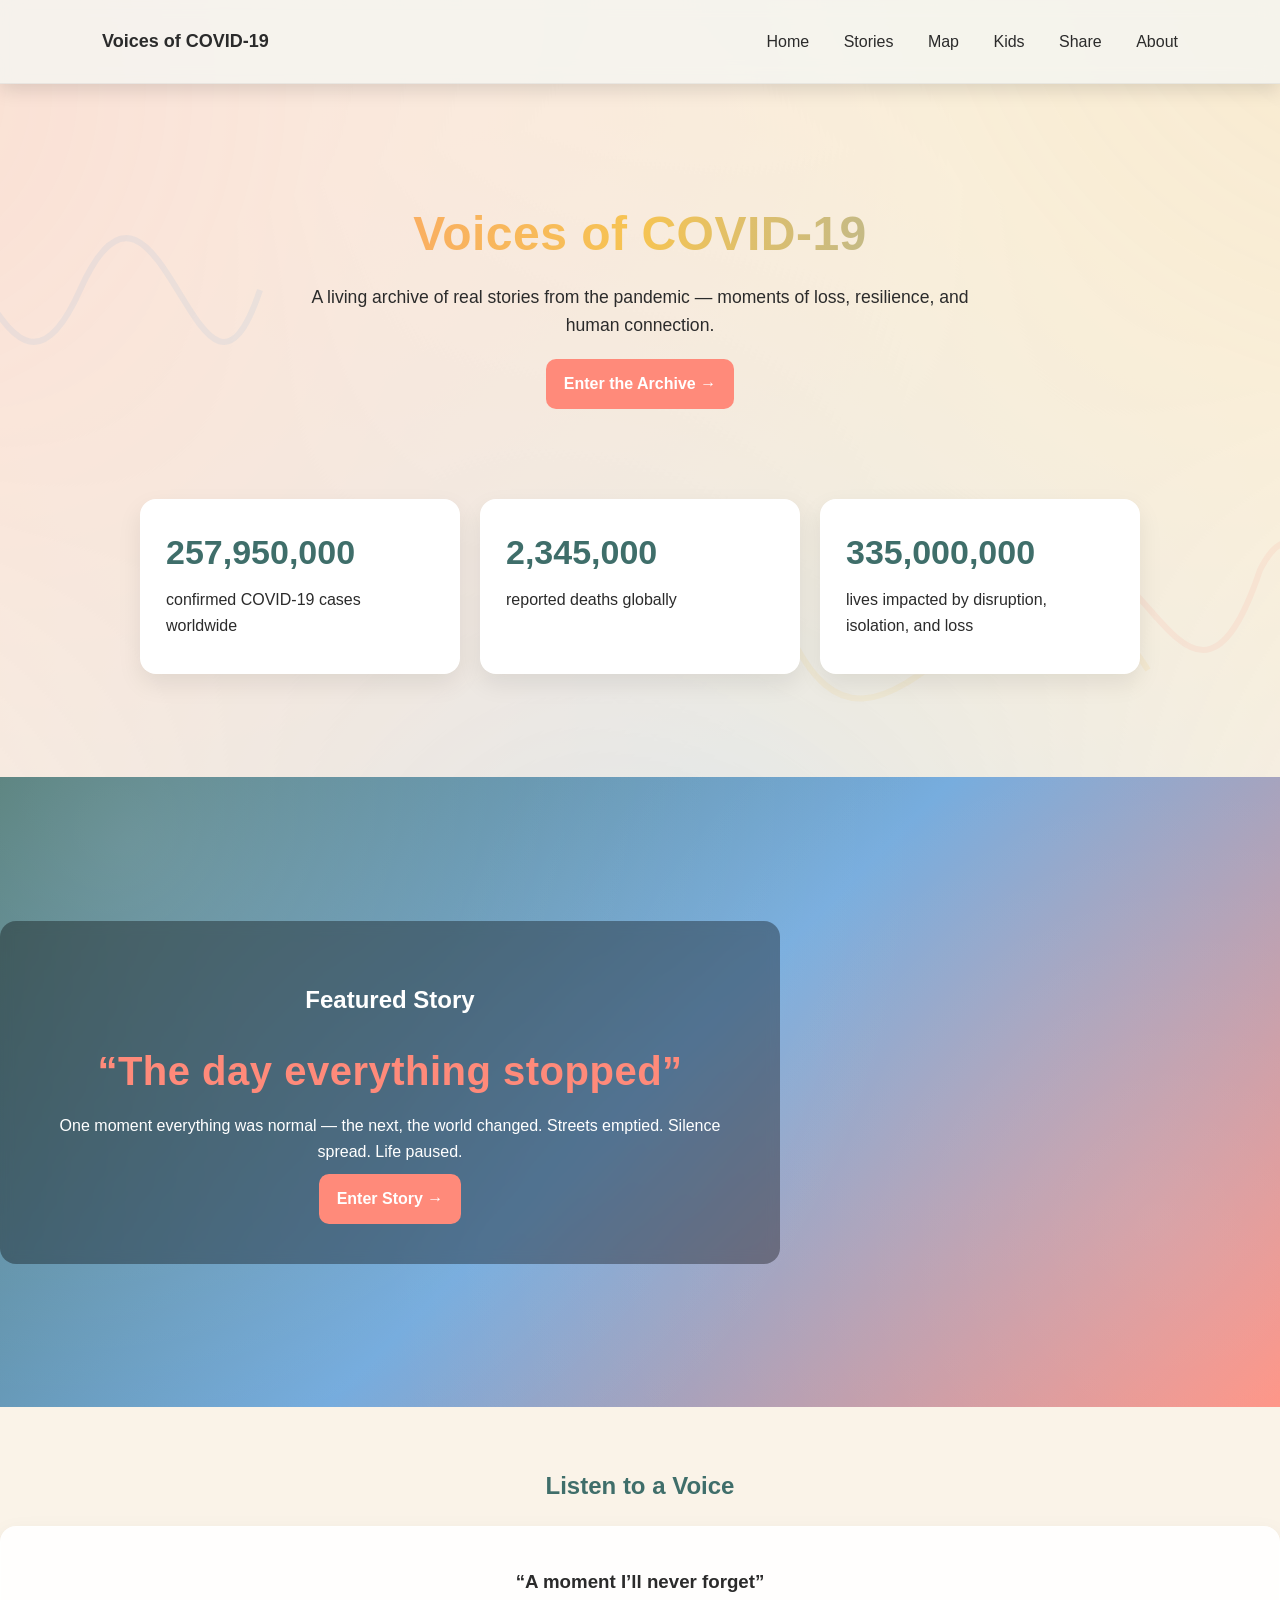
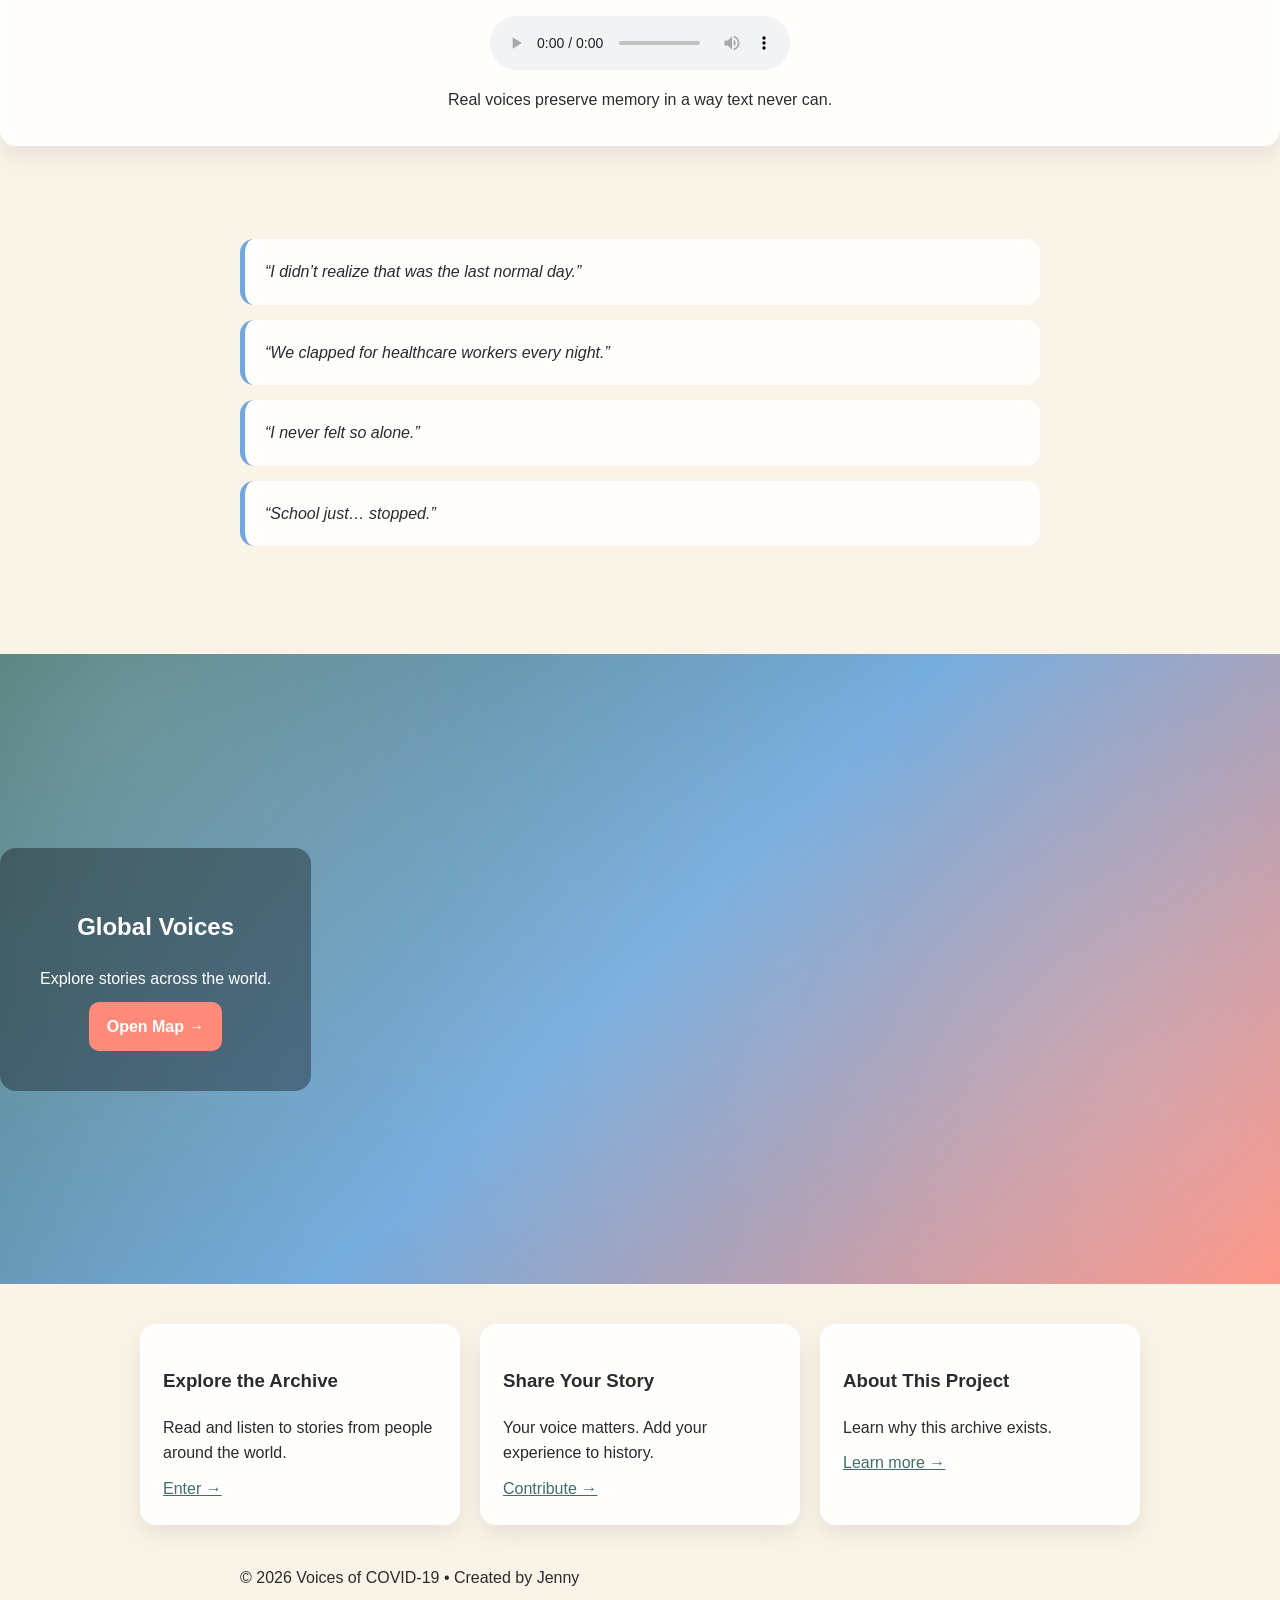
<file: index.html>
<!DOCTYPE html>
<html lang="en">
<head>
  <meta charset="UTF-8" />
  <title>Voices of COVID-19</title>
  <link rel="stylesheet" href="styles.css" />
</head>

<body class="fade-out">

<!-- SQUIGGLES -->
<svg class="squiggle one" viewBox="0 0 200 200">
  <path d="M10,100 C40,10 60,190 100,100 C140,10 160,190 190,100"
        stroke="#6FA8DC" stroke-width="3" fill="none"/>
</svg>

<svg class="squiggle two" viewBox="0 0 200 200">
  <path d="M10,120 C50,0 80,200 120,80 C150,20 170,180 190,90"
        stroke="#FF8A7A" stroke-width="3" fill="none"/>
</svg>

<svg class="squiggle three" viewBox="0 0 200 200">
  <path d="M10,90 C60,200 120,0 190,110"
        stroke="#F6C453" stroke-width="3" fill="none"/>
</svg>

<!-- NAV -->
<nav class="main-nav">
  <div class="nav-container">
    <div class="nav-logo">
      <a href="index.html">Voices of COVID-19</a>
    </div>

    <div class="nav-links">
      <a href="index.html">Home</a>
      <a href="stories.html">Stories</a>
      <a href="stories-map.html">Map</a>
      <a href="kids.html">Kids</a>
      <a href="share.html">Share</a>
      <a href="about.html">About</a>
    </div>
  </div>
</nav>

<!-- HERO -->
<header class="hero cinematic-hero">
  <div class="hero-overlay">
    <h1 class="typewriter">Voices of COVID-19</h1>
    <p>
      A living archive of real stories from the pandemic —
      moments of loss, resilience, and human connection.
    </p>
    <a href="stories.html" class="button">Enter the Archive →</a>
  </div>
</header>

<!-- STATS -->
<section class="stats">
  <div class="stat-card">
    <h2 class="count" data-target="770000000">0</h2>
    <p>confirmed COVID-19 cases worldwide</p>
  </div>

  <div class="stat-card">
    <h2 class="count" data-target="7000000">0</h2>
    <p>reported deaths globally</p>
  </div>

  <div class="stat-card">
    <h2 class="count" data-target="1000000000">0</h2>
    <p>lives impacted by disruption, isolation, and loss</p>
  </div>
</section>

<!-- FEATURED STORY -->
<section class="spotlight cinematic">
  <div class="spotlight-overlay">
    <h2>Featured Story</h2>
    <h1>“The day everything stopped”</h1>

    <p>
      One moment everything was normal —
      the next, the world changed.
      Streets emptied. Silence spread. Life paused.
    </p>

    <a href="stories/story1.html" class="button">Enter Story →</a>
  </div>
</section>

<!-- AUDIO EXPERIENCE -->
<section class="audio-feature">
  <h2>Listen to a Voice</h2>

  <div class="card">
    <h3>“A moment I’ll never forget”</h3>

    <audio id="mainAudio" controls>
      <div class="visualizer" id="visualizer">
  <span></span><span></span><span></span><span></span><span></span>
  <span></span><span></span><span></span><span></span><span></span>
</div>
      <source src="audio/story1.mp3" type="audio/mpeg">
    </audio>

    <!-- AUDIO PROGRESS BAR -->
    <div class="audio-bar">
      <div class="audio-progress"></div>
    </div>

    <p>Real voices preserve memory in a way text never can.</p>
  </div>
</section>

<!-- MEMORY WALL -->
<section class="memory-wall">
  <div class="memory">“I didn’t realize that was the last normal day.”</div>
  <div class="memory">“We clapped for healthcare workers every night.”</div>
  <div class="memory">“I never felt so alone.”</div>
  <div class="memory">“School just… stopped.”</div>
</section>

<!-- MAP PREVIEW -->
<section class="spotlight cinematic">
  <div class="spotlight-overlay">
    <h2>Global Voices</h2>
    <p>Explore stories across the world.</p>
    <a href="stories-map.html" class="button">Open Map →</a>
  </div>
</section>

<!-- NAVIGATION CARDS -->
<div class="grid">
  <div class="card">
    <h3>Explore the Archive</h3>
    <p>Read and listen to stories from people around the world.</p>
    <a href="stories.html">Enter →</a>
  </div>

  <div class="card">
    <h3>Share Your Story</h3>
    <p>Your voice matters. Add your experience to history.</p>
    <a href="share.html">Contribute →</a>
  </div>

  <div class="card">
    <h3>About This Project</h3>
    <p>Learn why this archive exists.</p>
    <a href="about.html">Learn more →</a>
  </div>
</div>

<!-- SCROLL PROGRESS BAR -->
<div id="scrollBar"></div>

<footer class="site-footer">
  <div class="footer-content">

    <p>© 2026 Voices of COVID-19 • Created by Jenny</p>

    <div class="footer-links">
      <a href="index.html">Home</a>
      <a href="stories.html">Stories</a>
      <a href="stories-map.html">Map</a>
      <a href="kids.html">Kids</a>
      <a href="share.html">Share</a>
      <a href="about.html">About</a>
    </div>

  </div>
</footer>
  
<!-- SCRIPTS -->
<script>
document.addEventListener("DOMContentLoaded", () => {
  document.body.classList.remove("fade-out");

  // PAGE TRANSITIONS
  document.querySelectorAll("a").forEach(link => {
    if (link.href && link.href.startsWith(window.location.origin)) {
      link.addEventListener("click", function (e) {
        e.preventDefault();
        document.body.classList.add("fade-out");
        setTimeout(() => window.location = this.href, 300);
      });
    }
  });

  // COUNT-UP
  document.querySelectorAll(".count").forEach(counter => {
    const target = +counter.dataset.target;
    let count = 0;

    const update = () => {
      count += target / 200;
      if (count < target) {
        counter.innerText = Math.floor(count).toLocaleString();
        requestAnimationFrame(update);
      } else {
        counter.innerText = target.toLocaleString();
      }
    };

    update();
  });

  // AUDIO PROGRESS BAR
  const audio = document.getElementById("mainAudio");
  const progress = document.querySelector(".audio-progress");

  if (audio) {
    audio.addEventListener("timeupdate", () => {
      const percent = (audio.currentTime / audio.duration) * 100;
      progress.style.width = percent + "%";
    });
  }

  // SCROLL PROGRESS BAR
  window.addEventListener("scroll", () => {
    const scrollTop = document.documentElement.scrollTop;
    const height = document.documentElement.scrollHeight - document.documentElement.clientHeight;
    const percent = (scrollTop / height) * 100;
    document.getElementById("scrollBar").style.width = percent + "%";
  });

});

  // PARALLAX EFFECT
window.addEventListener("scroll", () => {
  document.querySelectorAll(".parallax").forEach(el => {
    let speed = 0.3;
    el.style.transform = `translateY(${window.scrollY * speed}px)`;
  });
});

// REAL AUDIO VISUALIZER
const audioEl = document.getElementById("mainAudio");
const bars = document.querySelectorAll("#visualizer span");

if (audioEl) {
  const ctx = new AudioContext();
  const src = ctx.createMediaElementSource(audioEl);
  const analyser = ctx.createAnalyser();

  src.connect(analyser);
  analyser.connect(ctx.destination);

  analyser.fftSize = 32;
  const dataArray = new Uint8Array(analyser.frequencyBinCount);

  function animate() {
    analyser.getByteFrequencyData(dataArray);

    bars.forEach((bar, i) => {
      bar.style.height = (dataArray[i] / 3) + "px";
    });

    requestAnimationFrame(animate);
  }

  audioEl.addEventListener("play", () => {
    ctx.resume();
    animate();
  });
}
</script>

</body>
</html>
</file>
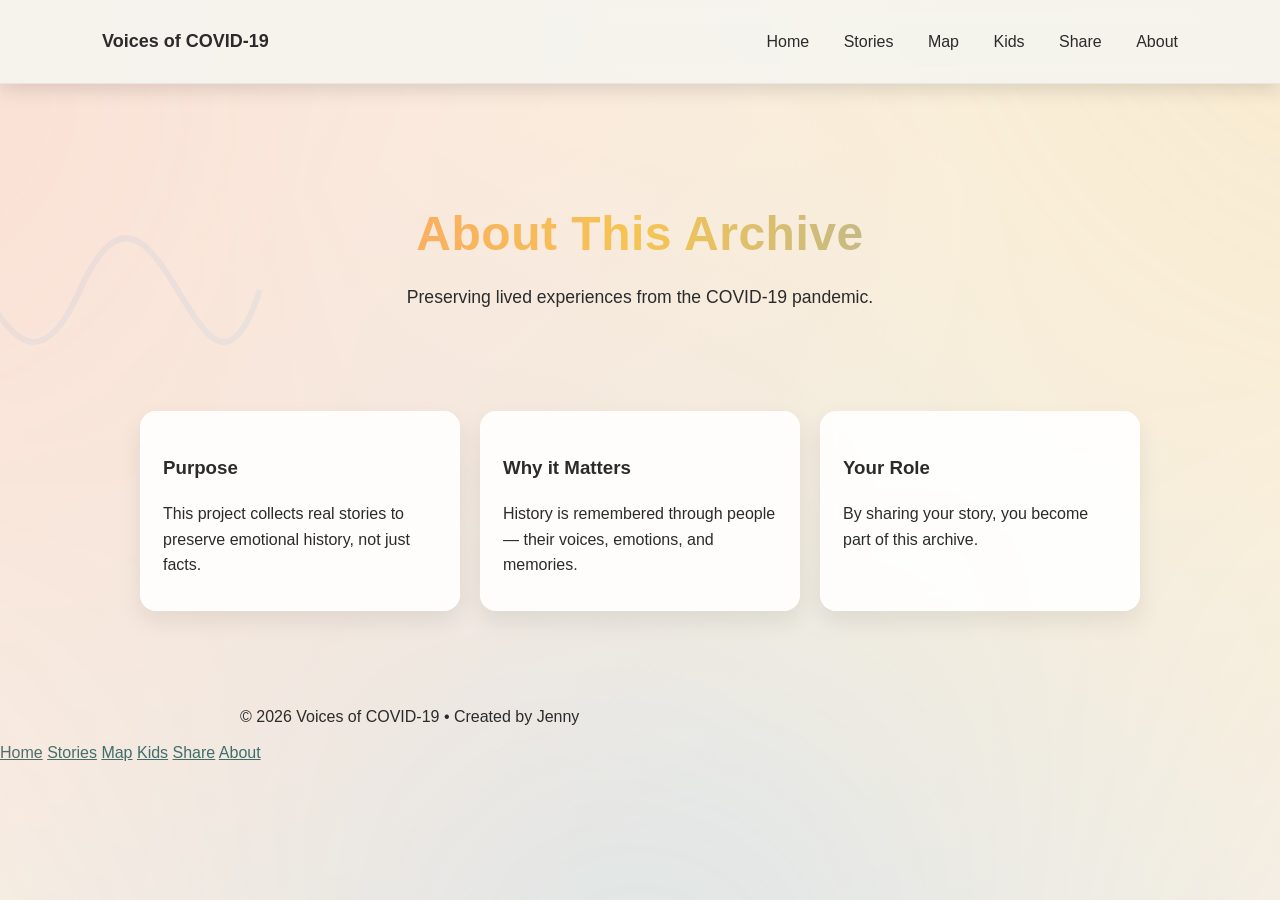
<file: about.html>
<!DOCTYPE html>
<html lang="en">
<head>
  <meta charset="UTF-8" />
  <title>About</title>
  <link rel="stylesheet" href="styles.css" />
</head>

<body class="fade-out">

<!-- SQUIGGLES -->
<svg class="squiggle one" viewBox="0 0 200 200">
  <path d="M10,100 C40,10 60,190 100,100 C140,10 160,190 190,100"
        stroke="#6FA8DC" stroke-width="3" fill="none"/>
</svg>

<nav class="main-nav">
  <div class="nav-container">

    <!-- LOGO / TITLE -->
    <div class="nav-logo">
      <a href="index.html">Voices of COVID-19</a>
    </div>

    <!-- LINKS -->
    <div class="nav-links">
      <a href="index.html">Home</a>
      <a href="stories.html">Stories</a>
      <a href="stories-map.html">Map</a>
      <a href="kids.html">Kids</a>
      <a href="share.html">Share</a>
      <a href="about.html">About</a>
    </div>

  </div>
</nav>

<header class="hero">
  <h1>About This Archive</h1>
  <p>Preserving lived experiences from the COVID-19 pandemic.</p>
</header>

<section class="grid">
  <div class="card">
    <h3>Purpose</h3>
    <p>This project collects real stories to preserve emotional history, not just facts.</p>
  </div>

  <div class="card">
    <h3>Why it Matters</h3>
    <p>History is remembered through people — their voices, emotions, and memories.</p>
  </div>

  <div class="card">
    <h3>Your Role</h3>
    <p>By sharing your story, you become part of this archive.</p>
  </div>
</section>

<footer class="site-footer">
  <div class="footer-content">

    <p>© 2026 Voices of COVID-19 • Created by Jenny</p>

    <div class="footer-links">
      <a href="index.html">Home</a>
      <a href="stories.html">Stories</a>
      <a href="stories-map.html">Map</a>
      <a href="kids.html">Kids</a>
      <a href="share.html">Share</a>
      <a href="about.html">About</a>
    </div>

  </div>
</footer>
  
<script>
document.addEventListener("DOMContentLoaded", () => {
  document.body.classList.remove("fade-out");
});
</script>

</body>
</html>
</file>
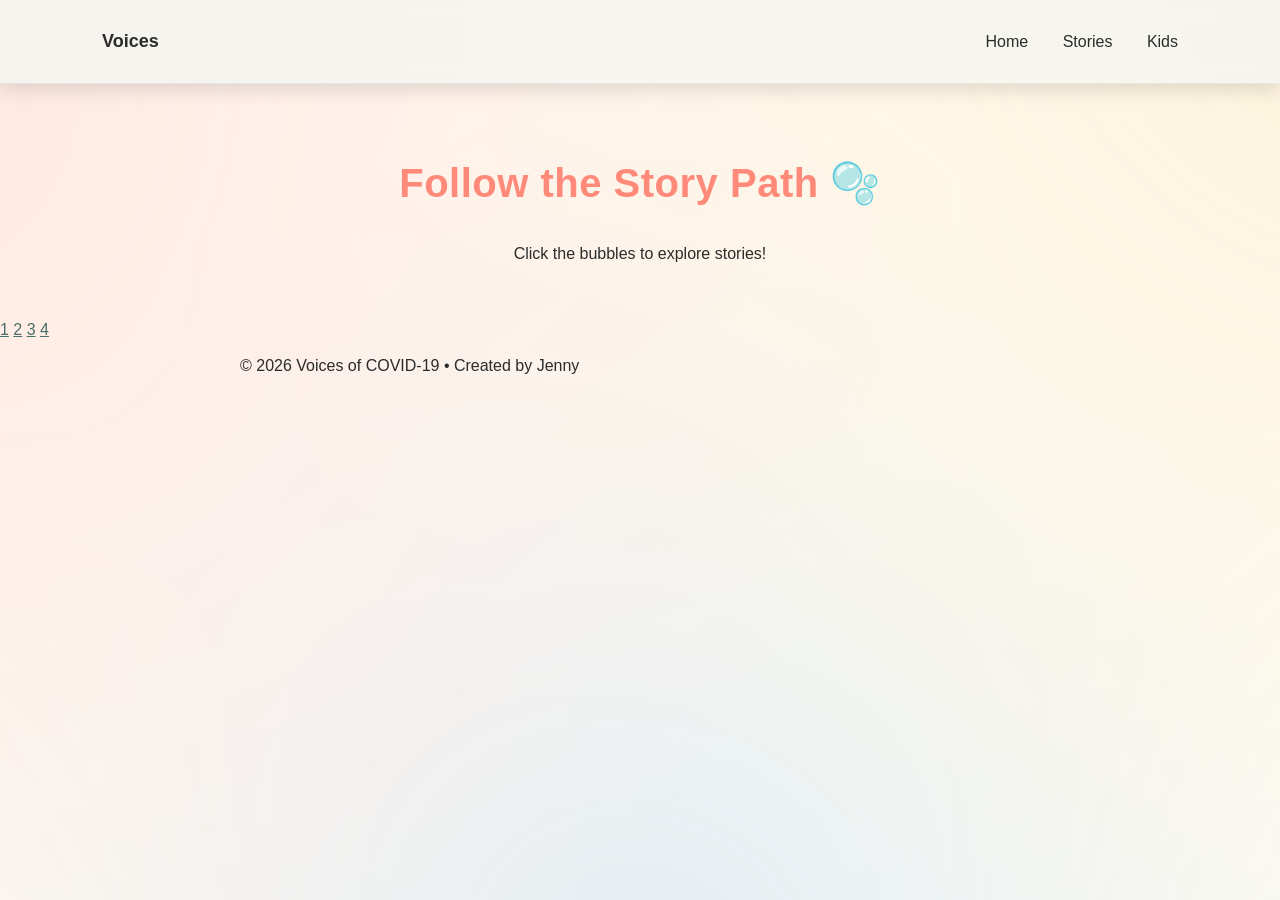
<file: kids.html>
<!DOCTYPE html>
<html lang="en">
<head>
<meta charset="UTF-8">
<title>Kids Zone</title>
<link rel="stylesheet" href="styles.css">
</head>

<body class="kids fade-out">

<nav class="main-nav">
  <div class="nav-container">
    <div class="nav-logo"><a href="index.html">Voices</a></div>
    <div class="nav-links">
      <a href="index.html">Home</a>
      <a href="stories.html">Stories</a>
      <a href="kids.html">Kids</a>
    </div>
  </div>
</nav>

<header class="kids-hero">
  <h1>Follow the Story Path 🫧</h1>
  <p>Click the bubbles to explore stories!</p>
</header>

<!-- BUBBLE PATH -->
<div class="bubble-path">

  <a href="stories/story1.html" class="bubble">1</a>
  <a href="stories/story2.html" class="bubble">2</a>
  <a href="stories/story3.html" class="bubble">3</a>
  <a href="stories/story4.html" class="bubble">4</a>

</div>

<footer class="site-footer">
  <p>© 2026 Voices of COVID-19 • Created by Jenny</p>
</footer>

<script>
document.body.classList.remove("fade-out");

// FUN FLOATING BUBBLES
document.querySelectorAll(".bubble").forEach(b => {
  b.addEventListener("mouseover", () => {
    b.style.transform = "scale(1.2)";
  });
  b.addEventListener("mouseout", () => {
    b.style.transform = "scale(1)";
  });
});
</script>

</body>
</html>
</file>
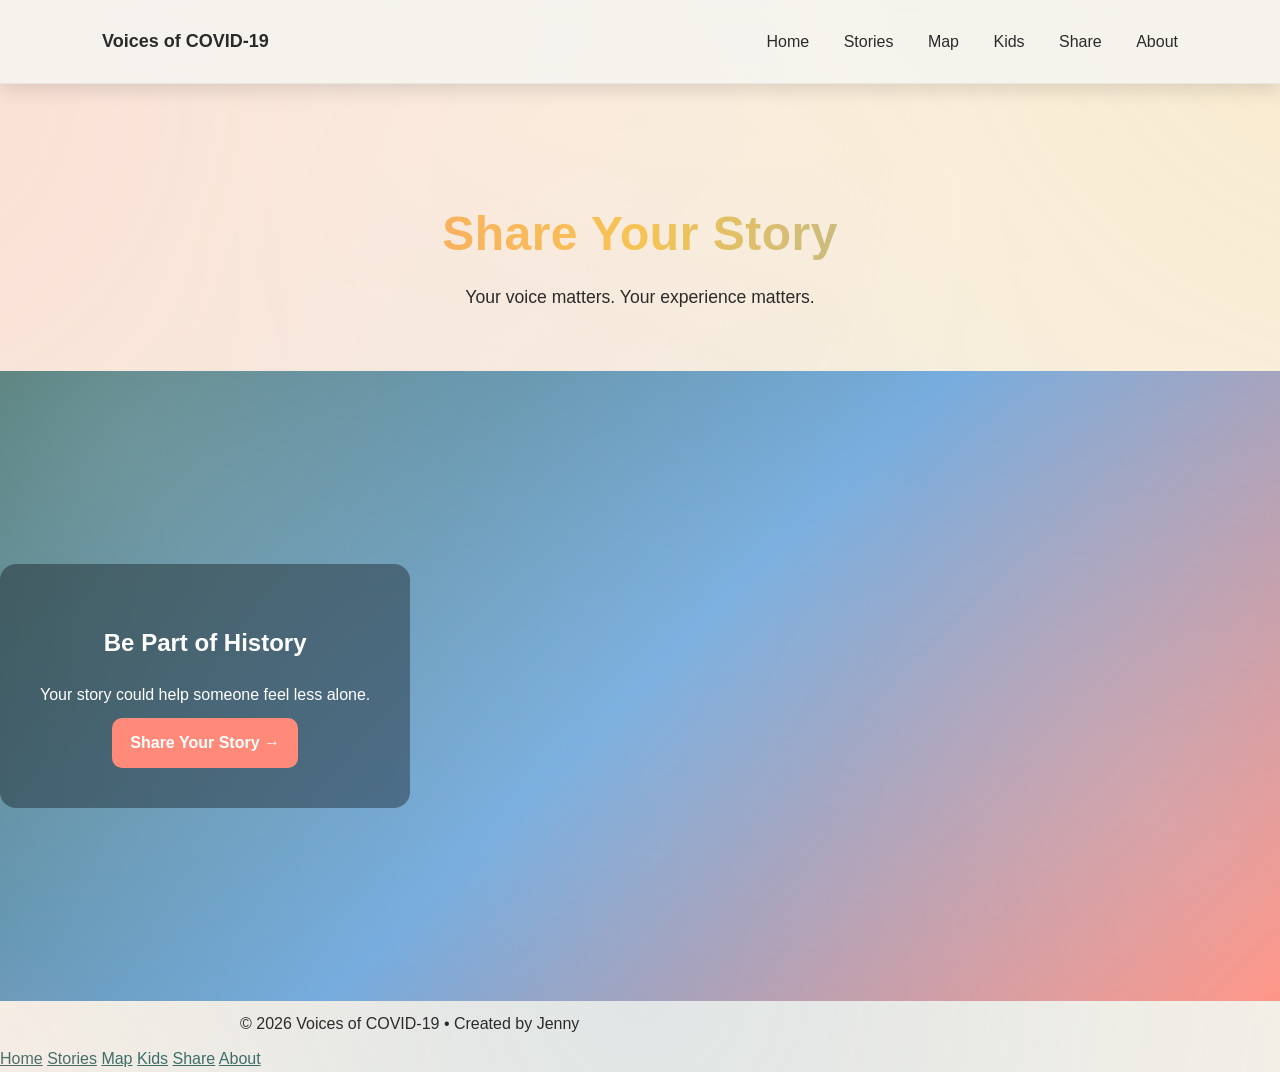
<file: share.html>
<!DOCTYPE html>
<html lang="en">
<head>
  <meta charset="UTF-8" />
  <title>Share</title>
  <link rel="stylesheet" href="styles.css" />
</head>

<body class="fade-out">

<nav class="main-nav">
  <div class="nav-container">

    <!-- LOGO / TITLE -->
    <div class="nav-logo">
      <a href="index.html">Voices of COVID-19</a>
    </div>

    <!-- LINKS -->
    <div class="nav-links">
      <a href="index.html">Home</a>
      <a href="stories.html">Stories</a>
      <a href="stories-map.html">Map</a>
      <a href="kids.html">Kids</a>
      <a href="share.html">Share</a>
      <a href="about.html">About</a>
    </div>

  </div>
</nav>

<header class="hero">
  <h1>Share Your Story</h1>
  <p>Your voice matters. Your experience matters.</p>
</header>

<section class="spotlight cinematic">
  <div class="spotlight-overlay">
    <h2>Be Part of History</h2>
    <p>Your story could help someone feel less alone.</p>

    <a href="https://docs.google.com/forms/d/e/1FAIpQLSccgr6QRy6oaJlRwSAB8m8lrppjIhurqOFvxvS8D94VXD8SJQ/viewform"
       class="button" target="_blank">
      Share Your Story →
    </a>
  </div>
</section>

<footer class="site-footer">
  <div class="footer-content">

    <p>© 2026 Voices of COVID-19 • Created by Jenny</p>

    <div class="footer-links">
      <a href="index.html">Home</a>
      <a href="stories.html">Stories</a>
      <a href="stories-map.html">Map</a>
      <a href="kids.html">Kids</a>
      <a href="share.html">Share</a>
      <a href="about.html">About</a>
    </div>

  </div>
</footer>
  
<script>
document.addEventListener("DOMContentLoaded", () => {
  document.body.classList.remove("fade-out");
});
</script>

</body>
</html>
</file>
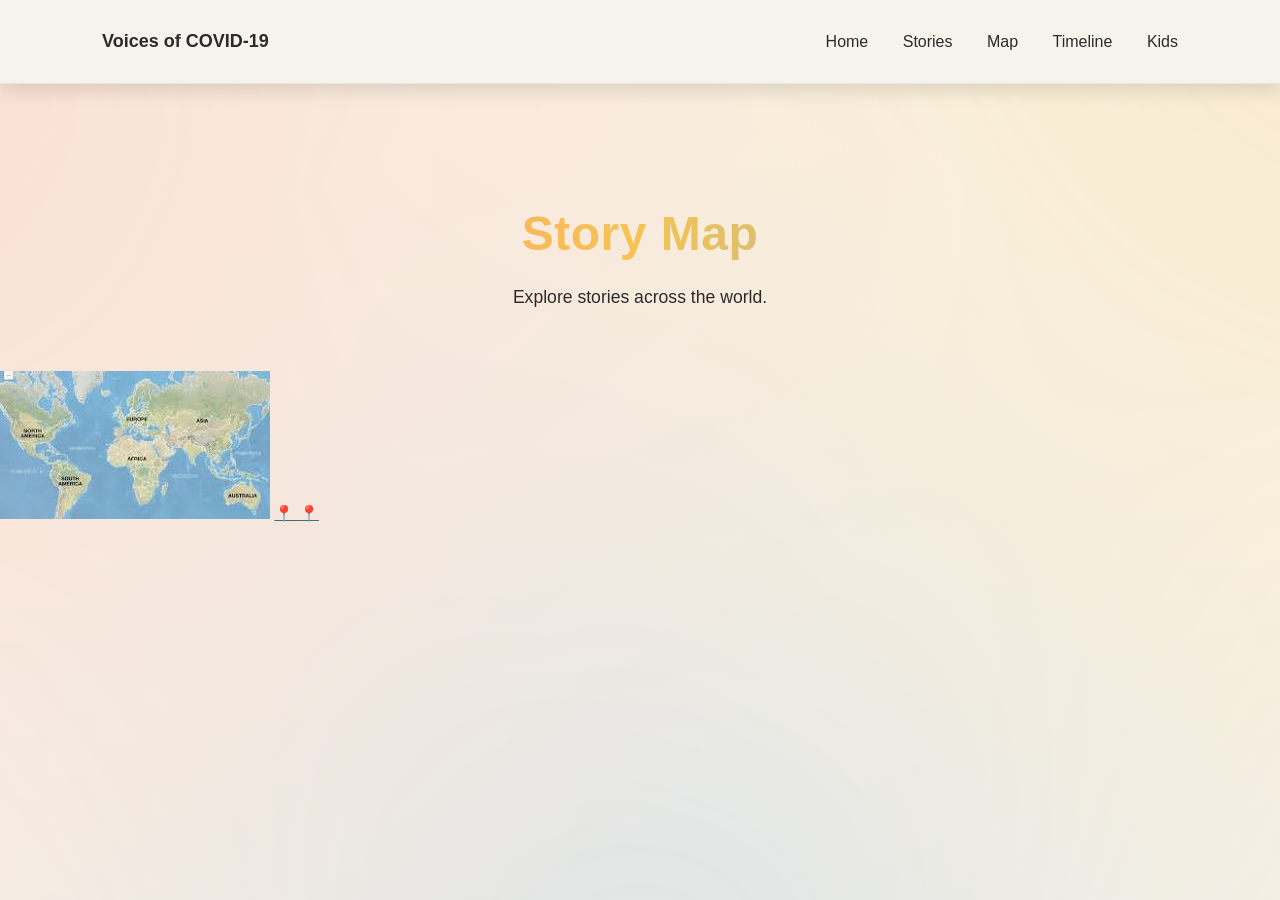
<file: stories-map.html>
<!DOCTYPE html>
<html lang="en">
<head>
  <meta charset="UTF-8" />
  <title>Story Map</title>
  <link rel="stylesheet" href="styles.css" />
</head>

<body class="fade-out">

<nav class="main-nav">
  <div class="nav-container">
    <div class="nav-logo">
      <a href="index.html">Voices of COVID-19</a>
    </div>
    <div class="nav-links">
      <a href="index.html">Home</a>
      <a href="stories.html">Stories</a>
      <a href="stories-map.html">Map</a>
      <a href="timeline.html">Timeline</a>
      <a href="kids.html">Kids</a>
    </div>
  </div>
</nav>

<header class="hero">
  <h1>Story Map</h1>
  <p>Explore stories across the world.</p>
</header>

<div class="map-container">

  <!-- BACKGROUND MAP IMAGE -->
  <img src="images/world-map.png" class="map-image">

  <!-- PINS -->
  <a href="stories/story1.html" class="map-pin" style="top: 40%; left: 30%;">
    📍
  </a>

  <a href="stories/story2.html" class="map-pin" style="top: 35%; left: 55%;">
    📍
  </a>

</div>

<script>
document.addEventListener("DOMContentLoaded", () => {
  document.body.classList.remove("fade-out");
});
</script>

</body>
</html>
</file>
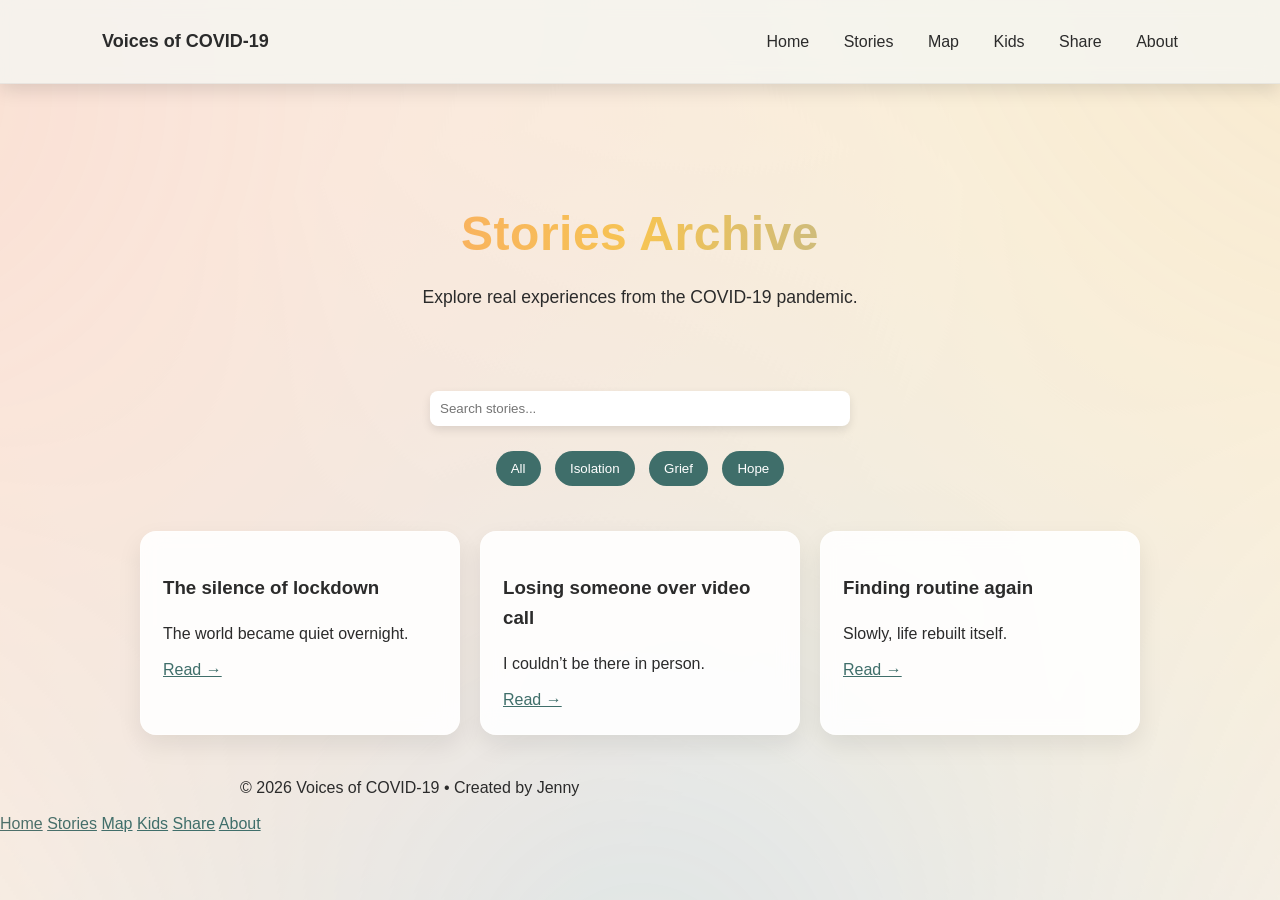
<file: stories.html>
<!DOCTYPE html>
<html lang="en">
<head>
  <meta charset="UTF-8" />
  <title>Stories Archive</title>
  <link rel="stylesheet" href="styles.css" />
</head>

<body class="fade-out">

<!-- NAV -->
<nav class="main-nav">
  <div class="nav-container">
    <div class="nav-logo">
      <a href="index.html">Voices of COVID-19</a>
    </div>

    <div class="nav-links">
      <a href="index.html">Home</a>
      <a href="stories.html">Stories</a>
      <a href="stories-map.html">Map</a>
      <a href="kids.html">Kids</a>
      <a href="share.html">Share</a>
      <a href="about.html">About</a>
    </div>
  </div>
</nav>

<!-- HEADER -->
<header class="hero">
  <h1>Stories Archive</h1>
  <p>Explore real experiences from the COVID-19 pandemic.</p>
</header>

<!-- SEARCH -->
<div class="search-bar">
  <input type="text" id="searchInput" placeholder="Search stories...">
</div>

<!-- FILTERS -->
<div class="filters">
  <button onclick="filterStories('all')">All</button>
  <button onclick="filterStories('isolation')">Isolation</button>
  <button onclick="filterStories('grief')">Grief</button>
  <button onclick="filterStories('hope')">Hope</button>
</div>

<!-- STORIES -->
<div class="grid" id="storyGrid">

  <div class="card story" data-category="isolation">
    <h3>The silence of lockdown</h3>
    <p>The world became quiet overnight.</p>
    <a href="stories/story1.html">Read →</a>
  </div>

  <div class="card story" data-category="grief">
    <h3>Losing someone over video call</h3>
    <p>I couldn’t be there in person.</p>
    <a href="stories/story2.html">Read →</a>
  </div>

  <div class="card story" data-category="hope">
    <h3>Finding routine again</h3>
    <p>Slowly, life rebuilt itself.</p>
    <a href="stories/story3.html">Read →</a>
  </div>

</div>

<!-- FOOTER (ONLY ONE, AT VERY BOTTOM) -->
<footer class="site-footer">
  <div class="footer-content">

    <p>© 2026 Voices of COVID-19 • Created by Jenny</p>

    <div class="footer-links">
      <a href="index.html">Home</a>
      <a href="stories.html">Stories</a>
      <a href="stories-map.html">Map</a>
      <a href="kids.html">Kids</a>
      <a href="share.html">Share</a>
      <a href="about.html">About</a>
    </div>

  </div>
</footer>

<!-- SCRIPTS -->
<script>
document.addEventListener("DOMContentLoaded", () => {
  document.body.classList.remove("fade-out");

  // SEARCH
  const searchInput = document.getElementById("searchInput");

  searchInput.addEventListener("input", function () {
    const value = this.value.toLowerCase();
    const stories = document.querySelectorAll(".story");

    stories.forEach(story => {
      story.style.display =
        story.innerText.toLowerCase().includes(value) ? "block" : "none";
    });
  });

});

// FILTER
function filterStories(category) {
  const stories = document.querySelectorAll(".story");

  stories.forEach(story => {
    if (category === "all" || story.dataset.category === category) {
      story.style.display = "block";
    } else {
      story.style.display = "none";
    }
  });
}
</script>

</body>
</html>
</file>
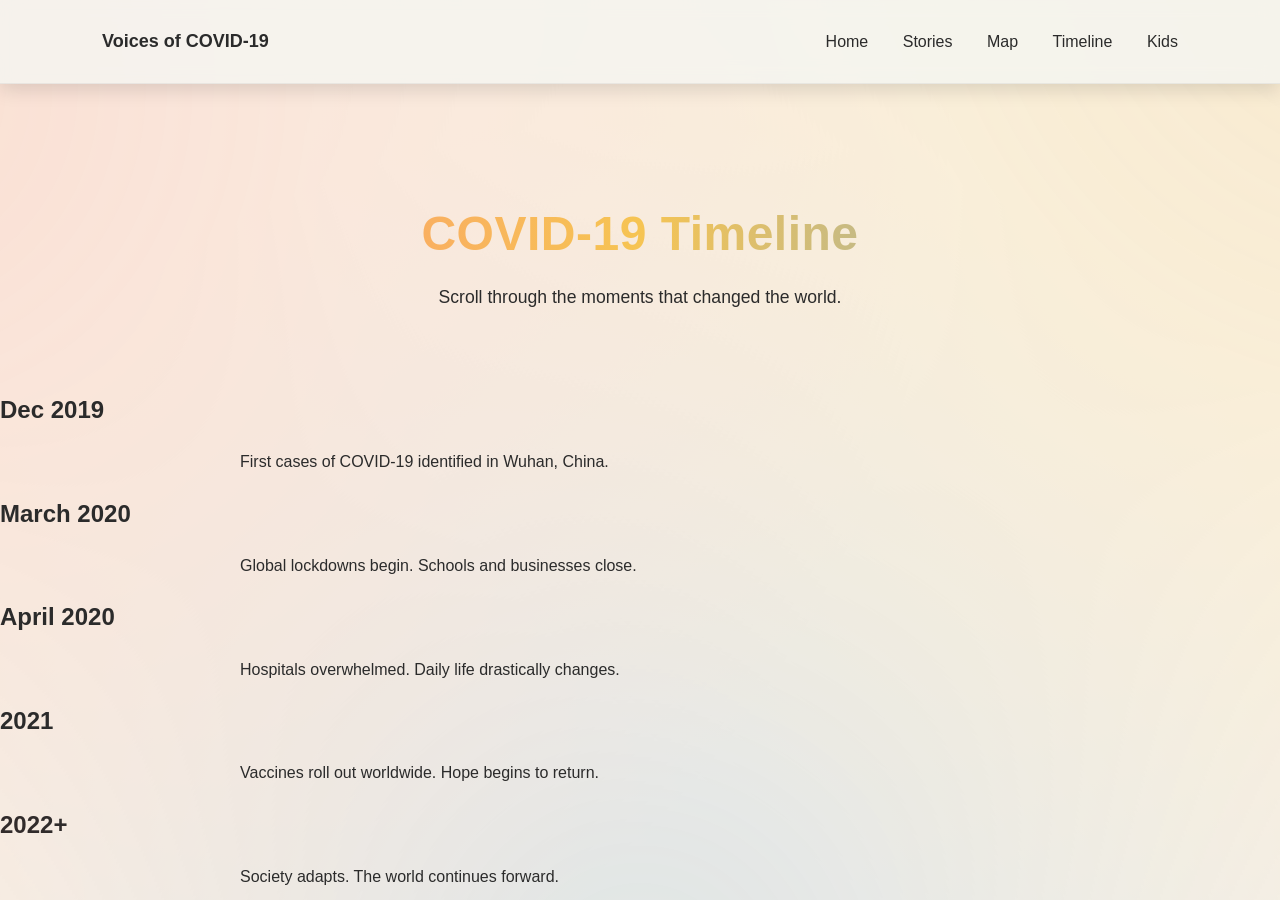
<file: timeline.html>
<!DOCTYPE html>
<html lang="en">
<head>
  <meta charset="UTF-8" />
  <title>COVID Timeline</title>
  <link rel="stylesheet" href="styles.css" />
</head>

<body class="fade-out">

<!-- NAV -->
<nav class="main-nav">
  <div class="nav-container">
    <div class="nav-logo">
      <a href="index.html">Voices of COVID-19</a>
    </div>
    <div class="nav-links">
      <a href="index.html">Home</a>
      <a href="stories.html">Stories</a>
      <a href="stories-map.html">Map</a>
      <a href="timeline.html">Timeline</a>
      <a href="kids.html">Kids</a>
    </div>
  </div>
</nav>

<header class="hero">
  <h1>COVID-19 Timeline</h1>
  <p>Scroll through the moments that changed the world.</p>
</header>

<!-- TIMELINE -->
<div class="timeline">

  <div class="timeline-item">
    <div class="timeline-content">
      <h2>Dec 2019</h2>
      <p>First cases of COVID-19 identified in Wuhan, China.</p>
    </div>
  </div>

  <div class="timeline-item">
    <div class="timeline-content">
      <h2>March 2020</h2>
      <p>Global lockdowns begin. Schools and businesses close.</p>
    </div>
  </div>

  <div class="timeline-item">
    <div class="timeline-content">
      <h2>April 2020</h2>
      <p>Hospitals overwhelmed. Daily life drastically changes.</p>
    </div>
  </div>

  <div class="timeline-item">
    <div class="timeline-content">
      <h2>2021</h2>
      <p>Vaccines roll out worldwide. Hope begins to return.</p>
    </div>
  </div>

  <div class="timeline-item">
    <div class="timeline-content">
      <h2>2022+</h2>
      <p>Society adapts. The world continues forward.</p>
    </div>
  </div>

</div>

<script>
document.addEventListener("DOMContentLoaded", () => {
  document.body.classList.remove("fade-out");

  const items = document.querySelectorAll(".timeline-item");

  const observer = new IntersectionObserver(entries => {
    entries.forEach(e => {
      if (e.isIntersecting) {
        e.target.classList.add("show");
      }
    });
  });

  items.forEach(item => {
    observer.observe(item);
  });
});
</script>

</body>
</html>
</file>
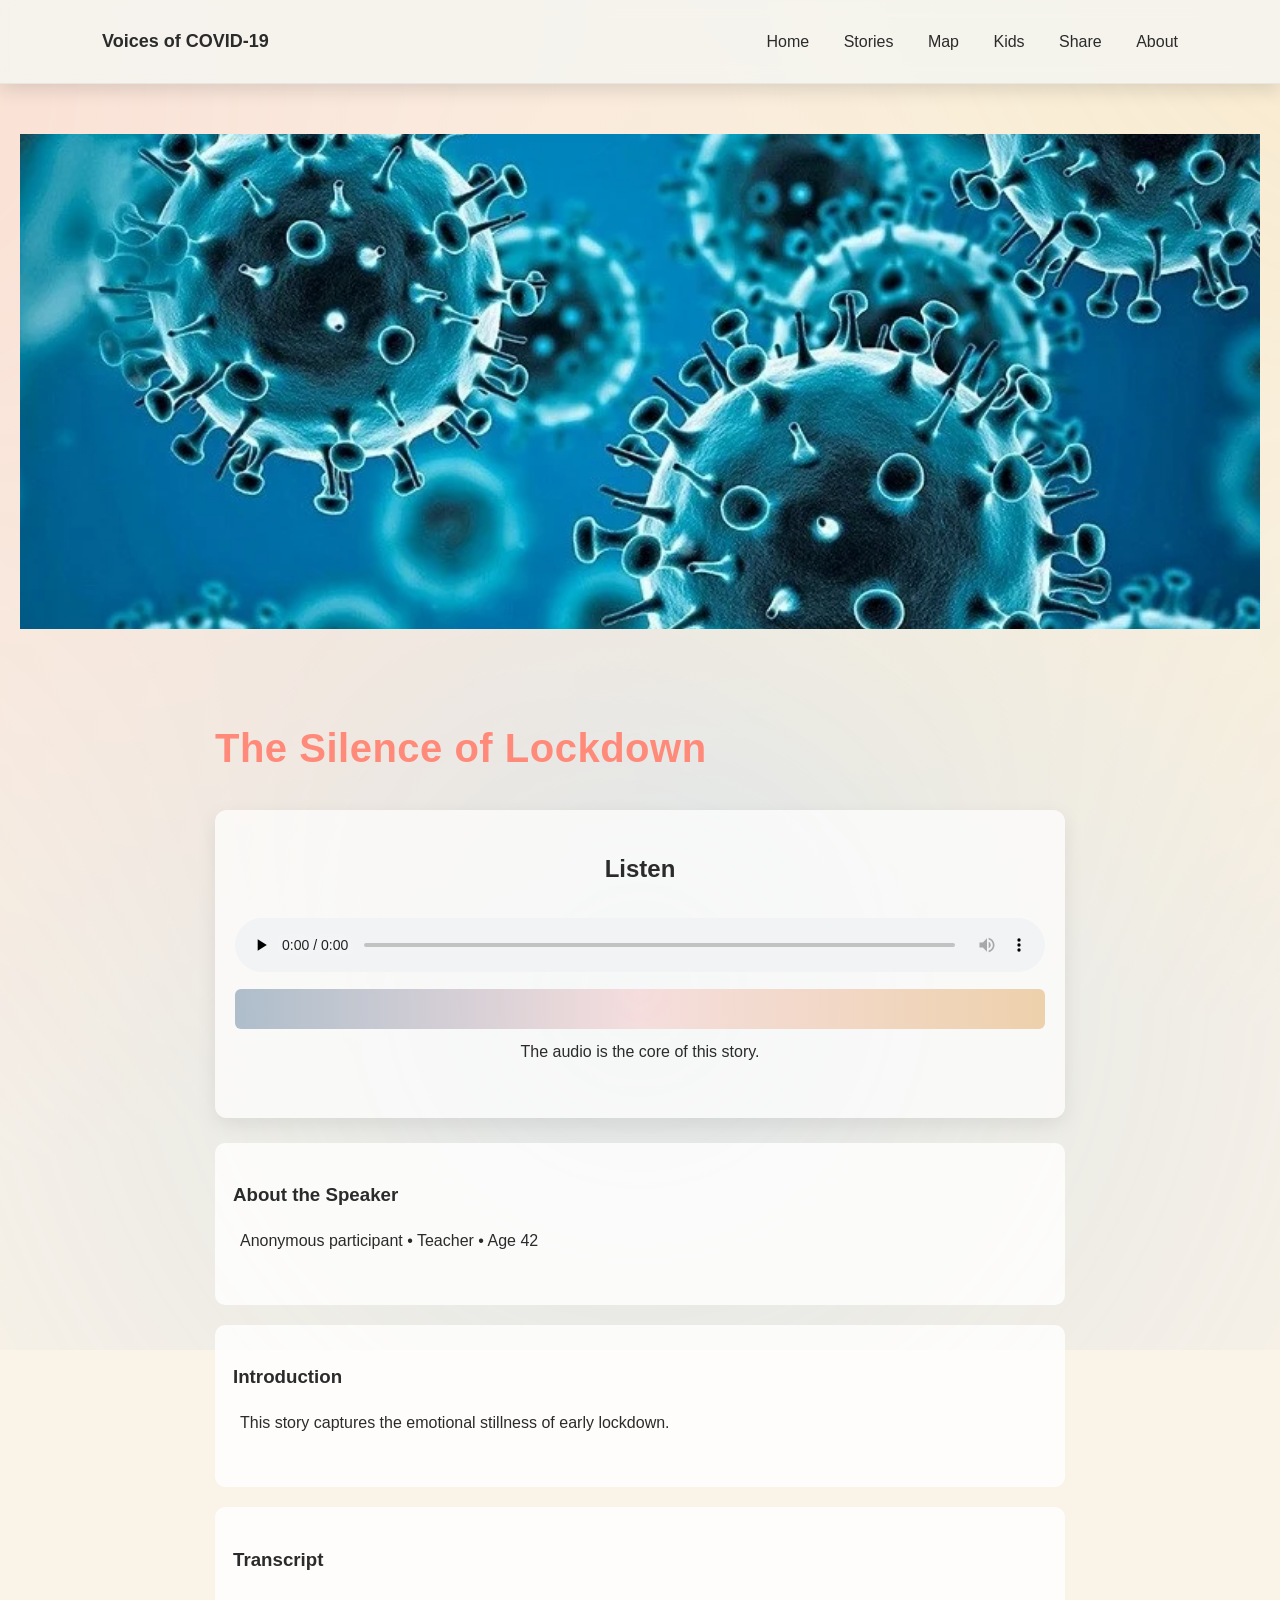
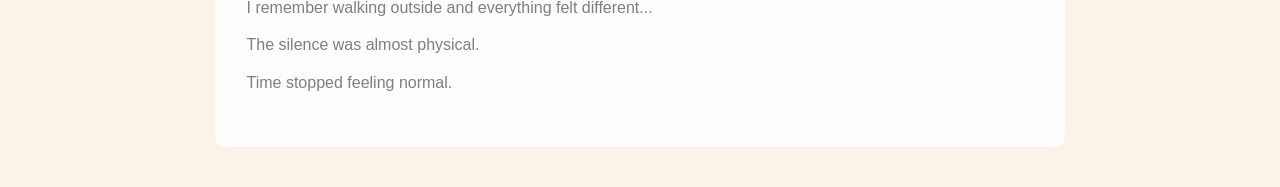
<file: stories/story1.html>
<!DOCTYPE html>
<html lang="en">
<head>
  <meta charset="UTF-8" />
  <title>The Silence of Lockdown</title>
  <link rel="stylesheet" href="../styles.css" />
</head>

<body>

<!-- INTRO -->
<div id="intro">
  <h1>Entering Memory...</h1>
</div>

<!-- NAV -->
<nav class="main-nav">
  <div class="nav-container">

    <div class="nav-logo">
      <a href="../index.html">Voices of COVID-19</a>
    </div>

    <div class="nav-links">
      <a href="../index.html">Home</a>
      <a href="../stories.html">Stories</a>
      <a href="../stories-map.html">Map</a>
      <a href="../kids.html">Kids</a>
      <a href="../share.html">Share</a>
      <a href="../about.html">About</a>
    </div>

  </div>
</nav>

<!-- HERO -->
<header class="story-hero">
  <img src="../images/story1.jpg" alt="Story image">
</header>

<main class="story-content">

  <h1>The Silence of Lockdown</h1>

  <!-- AUDIO -->
  <section class="audio-featured">
    <h2>Listen</h2>

    <audio controls preload="none">
      <source src="../audio/story1.mp3" type="audio/mpeg">
    </audio>

    <!-- WAVEFORM -->
    <div class="waveform"></div>

    <!-- PROGRESS BAR -->
    <div class="audio-bar">
      <div class="audio-progress"></div>
    </div>

    <p class="audio-note">
      The audio is the core of this story.
    </p>
  </section>

  <!-- BIO -->
  <section class="bio">
    <h3>About the Speaker</h3>
    <p>Anonymous participant • Teacher • Age 42</p>
  </section>

  <!-- INTRO -->
  <section class="intro">
    <h3>Introduction</h3>
    <p>This story captures the emotional stillness of early lockdown.</p>
  </section>

  <!-- TRANSCRIPT -->
  <section class="transcript">
    <h3>Transcript</h3>

    <p>I remember walking outside and everything felt different...</p>
    <p>The silence was almost physical.</p>
    <p>Time stopped feeling normal.</p>

  </section>

</main>

<!-- SCRIPTS (ALL CLEAN + WORKING) -->
<script>
/* AUDIO ELEMENT */
const audio = document.querySelector("audio");

/* WAVEFORM ANIMATION */
const waveform = document.querySelector(".waveform");

audio.addEventListener("play", () => {
  waveform.classList.add("active");
});

audio.addEventListener("pause", () => {
  waveform.classList.remove("active");
});

/* PROGRESS BAR */
const progress = document.querySelector(".audio-progress");

audio.addEventListener("timeupdate", () => {
  const percent = (audio.currentTime / audio.duration) * 100;
  progress.style.width = percent + "%";
});

/* SCROLL REVEAL */
const sections = document.querySelectorAll(".bio, .intro, .transcript, .audio-featured");

const observer = new IntersectionObserver(entries => {
  entries.forEach(entry => {
    if (entry.isIntersecting) {
      entry.target.classList.add("show");
    }
  });
});

sections.forEach(section => {
  section.classList.add("fade");
  observer.observe(section);
});
</script>

</body>
</html>
</file>
<file: styles.css>
:root {
  --teal: #3F6E6A;
  --coral: #FF8A7A;
  --gold: #F6C453;
  --cream: #FAF3E8;
  --sky: #6FA8DC;
  --text: #2b2b2b;
}

/* =========================
   BASE
========================= */

body {
  margin: 0;
  font-family: Arial, sans-serif;
  background: var(--cream);
  color: var(--text);
  line-height: 1.6;

  position: relative;
  overflow-x: hidden;

  animation: fadeIn 0.8s ease-in;
  transition: opacity 0.35s ease;
}

@keyframes fadeIn {
  from { opacity: 0; transform: translateY(10px); }
  to { opacity: 1; transform: translateY(0); }
}

/* =========================
   NAVIGATION
========================= */

nav {
  background: var(--teal);
  padding: 15px;
  text-align: center;
  box-shadow: 0 6px 18px rgba(0,0,0,0.12);
}

nav a {
  color: white;
  margin: 0 12px;
  text-decoration: none;
  font-weight: bold;
  transition: 0.2s ease;
}

nav a:hover {
  color: var(--gold);
  transform: translateY(-2px);
}

/* =========================
   HEADER
========================= */

header {
  text-align: center;
  padding: 50px 20px 20px;
}

h1 {
  color: var(--coral);
  font-size: 2.5rem;
  letter-spacing: 0.5px;
}

p {
  max-width: 800px;
  margin: 10px auto;
}

/* =========================
   LINKS
========================= */

a {
  color: var(--teal);
}

/* =========================
   GRID + CARDS
========================= */

.grid {
  display: grid;
  grid-template-columns: repeat(auto-fit, minmax(280px, 1fr));
  gap: 20px;
  max-width: 1000px;
  margin: 40px auto;
  padding: 0 20px;
}

.card {
  background: rgba(255, 255, 255, 0.9);
  border-radius: 16px;
  padding: 22px;
  box-shadow: 0 10px 25px rgba(0,0,0,0.08);
  border-left: 6px solid var(--gold);
  transition: transform 0.25s ease, box-shadow 0.25s ease;
}

.card:hover {
  transform: translateY(-10px);
  box-shadow: 0 15px 35px rgba(0,0,0,0.12);
}

/* =========================
   TAGS
========================= */

.tag {
  display: inline-block;
  margin-top: 10px;
  padding: 5px 10px;
  background: var(--sky);
  color: white;
  border-radius: 8px;
  font-size: 12px;
}

/* =========================
   BUTTONS
========================= */

.button {
  display: inline-block;
  padding: 12px 18px;
  background: var(--coral);
  color: white;
  text-decoration: none;
  border-radius: 10px;
  font-weight: bold;
  transition: 0.2s ease;
}

.button:hover {
  background: var(--gold);
  color: var(--text);
}

/* =========================
   BACKGROUND GLOW
========================= */

body::before {
  content: "";
  position: fixed;
  top: -50%;
  left: -50%;
  width: 200%;
  height: 200%;
  background:
    radial-gradient(circle at 20% 30%, var(--coral), transparent 45%),
    radial-gradient(circle at 80% 20%, var(--gold), transparent 45%),
    radial-gradient(circle at 50% 80%, var(--sky), transparent 45%);
  opacity: 0.18;
  animation: floatBg 18s ease-in-out infinite;
  z-index: -1;
}

@keyframes floatBg {
  0% { transform: translate(0,0); }
  50% { transform: translate(25px, -25px); }
  100% { transform: translate(0,0); }
}

/* =========================
   SQUIGGLES
========================= */

.squiggle {
  position: fixed;
  width: 400px;
  height: 400px;
  opacity: 0.10;
  z-index: -1;
  animation: floatSquiggle 22s ease-in-out infinite;
}

.squiggle.one {
  top: 10%;
  left: -120px;
}

.squiggle.two {
  bottom: 10%;
  right: -140px;
  animation-duration: 28s;
}

.squiggle.three {
  top: 50%;
  left: 60%;
  animation-duration: 32s;
}

@keyframes floatSquiggle {
  0% { transform: translateY(0px); }
  50% { transform: translateY(-25px); }
  100% { transform: translateY(0px); }
}

/* =========================
   STATS
========================= */

.stats {
  display: grid;
  grid-template-columns: repeat(auto-fit, minmax(250px, 1fr));
  gap: 20px;
  max-width: 1000px;
  margin: 50px auto;
  padding: 0 20px;
}

.stat-card {
  background: white;
  border-radius: 16px;
  padding: 25px;
  border-left: 6px solid var(--coral);
  box-shadow: 0 10px 25px rgba(0,0,0,0.08);
  transition: transform 0.3s ease;
  opacity: 0;
  animation: popIn 0.8s ease forwards;
}

.stat-card:hover {
  transform: translateY(-8px) scale(1.02);
}

.stat-card h2 {
  font-size: 34px;
  margin: 0;
  color: var(--teal);
}

.stat-card p {
  margin-top: 8px;
}

.stat-card:nth-child(1) { animation-delay: 0.1s; }
.stat-card:nth-child(2) { animation-delay: 0.3s; }
.stat-card:nth-child(3) { animation-delay: 0.5s; }

@keyframes popIn {
  from { opacity: 0; transform: translateY(20px); }
  to { opacity: 1; transform: translateY(0); }
}

/* =========================
   MEMORY WALL
========================= */

.memory-wall {
  display: grid;
  gap: 15px;
  max-width: 800px;
  margin: 60px auto;
  padding: 0 20px;
}

.memory {
  background: rgba(255,255,255,0.9);
  border-left: 5px solid var(--sky);
  padding: 20px;
  border-radius: 14px;
  font-style: italic;
  transition: transform 0.3s ease;
}

.memory:hover {
  transform: translateY(-5px);
}

.hero {
  text-align: center;
  padding: 80px 20px 40px;
}

.hero h1 {
  font-size: 3rem;
  color: var(--coral);
  margin-bottom: 10px;
}

.hero p {
  max-width: 700px;
  margin: 0 auto 20px;
  font-size: 1.1rem;
}

.audio-feature {
  text-align: center;
  margin: 60px auto;
}

.audio-feature h2 {
  color: var(--teal);
}

section {
  opacity: 0;
  transform: translateY(20px);
  animation: fadeUp 0.8s ease forwards;
}

section:nth-of-type(1) { animation-delay: 0.1s; }
section:nth-of-type(2) { animation-delay: 0.2s; }
section:nth-of-type(3) { animation-delay: 0.3s; }
section:nth-of-type(4) { animation-delay: 0.4s; }

@keyframes fadeUp {
  to {
    opacity: 1;
    transform: translateY(0);
  }
}

/* =========================
   CINEMATIC SPOTLIGHT
========================= */

.spotlight.cinematic {
  height: 70vh;
  display: flex;
  align-items: center;
  justify-content: center;

  /* dramatic gradient background */
  background: linear-gradient(
    135deg,
    #3F6E6A,
    #6FA8DC,
    #FF8A7A
  );

  color: white;
  text-align: center;
  position: relative;
  overflow: hidden;
}

/* dark overlay for readability */
.spotlight-overlay {
  background: rgba(0,0,0,0.35);
  padding: 40px;
  border-radius: 16px;
  backdrop-filter: blur(6px);
  max-width: 700px;
}

/* big dramatic title */
.spotlight-overlay h1 {
  font-size: 2.5rem;
  margin: 10px 0;
}

/* subtle floating light effect */
.spotlight.cinematic::before {
  content: "";
  position: absolute;
  width: 200%;
  height: 200%;
  top: -50%;
  left: -50%;

  background: radial-gradient(circle at 30% 30%, rgba(255,255,255,0.2), transparent 40%),
              radial-gradient(circle at 70% 60%, rgba(255,255,255,0.15), transparent 40%);

  animation: cinematicGlow 20s ease-in-out infinite;
}

@keyframes cinematicGlow {
  0% { transform: translate(0,0); }
  50% { transform: translate(40px, -40px); }
  100% { transform: translate(0,0); }
}

/* SEARCH BAR */
.search-bar {
  text-align: center;
  margin: 20px;
}

.search-bar input {
  padding: 10px;
  width: 60%;
  max-width: 400px;
  border-radius: 8px;
  border: none;
  box-shadow: 0 4px 10px rgba(0,0,0,0.1);
}

/* FILTER BUTTONS */
.filters {
  text-align: center;
  margin-bottom: 20px;
}

.filters button {
  margin: 5px;
  padding: 10px 15px;
  border: none;
  border-radius: 20px;
  background: var(--teal);
  color: white;
  cursor: pointer;
}

.filters button:hover {
  background: var(--coral);
}

/* =========================
   STORY PAGE LAYOUT
========================= */

.story-hero img {
  width: 100%;
  height: 60vh;
  object-fit: cover;
  display: block;
}

/* MAIN CONTENT */
.story-content {
  max-width: 850px;
  margin: auto;
  padding: 40px 20px;
}

/* AUDIO SECTION */
.audio-featured {
  text-align: center;
  margin: 30px 0;
  padding: 20px;
  background: rgba(255,255,255,0.7);
  border-radius: 12px;
  box-shadow: 0 6px 20px rgba(0,0,0,0.08);
}

.audio-featured audio {
  width: 100%;
  margin-top: 10px;
}

/* BIO BOX */
.bio {
  margin-top: 20px;
  padding: 15px;
  border-left: 5px solid var(--ochre);
  background: rgba(255,255,255,0.8);
  border-radius: 10px;
}

/* INTRO */
.intro {
  margin-top: 20px;
}

/* TRANSCRIPT */
.transcript {
  margin-top: 30px;
  line-height: 1.7;
  background: rgba(255,255,255,0.6);
  padding: 20px;
  border-radius: 12px;
}

.waveform.active span {
  animation-play-state: running;
}

.transcript p {
  opacity: 0.6;
  transition: 0.3s;
}

.transcript p.active-line {
  opacity: 1;
  color: var(--blue);
  transform: scale(1.02);
}

body {
  transition: opacity 0.4s ease;
}

body.fade-out {
  opacity: 0;
}

/* =========================
   STORY PAGE
========================= */

.story-hero img {
  width: 100%;
  height: 55vh;
  object-fit: cover;
}

.story-content {
  max-width: 850px;
  margin: auto;
  padding: 40px 20px;
}

/* AUDIO */
.audio-featured {
  text-align: center;
  padding: 20px;
  background: rgba(255,255,255,0.7);
  border-radius: 12px;
  margin-bottom: 25px;
}

/* WAVEFORM */
.waveform {
  height: 40px;
  margin-top: 10px;
  background: linear-gradient(90deg, #62829F, #F4C2C2, #E1A95F);
  opacity: 0.5;
  animation: pulse 1.5s infinite;
  border-radius: 6px;
}

.waveform.active {
  animation: pulse 0.6s infinite;
}

@keyframes pulse {
  0% { transform: scaleX(1); opacity: 0.4; }
  50% { transform: scaleX(1.02); opacity: 0.8; }
  100% { transform: scaleX(1); opacity: 0.4; }
}

/* CONTENT BOXES */
.bio, .intro, .transcript {
  margin-top: 20px;
  padding: 18px;
  background: rgba(255,255,255,0.8);
  border-radius: 10px;
}

/* FADE IN SECTIONS */
.fade {
  opacity: 0;
  transform: translateY(20px);
  transition: 0.7s ease;
}

.show {
  opacity: 1;
  transform: translateY(0);
}

/* =========================
   STORY MAP (VISUAL WALL)
========================= */

.map-grid {
  display: grid;
  grid-template-columns: repeat(auto-fit, minmax(240px, 1fr));
  gap: 20px;
  max-width: 1000px;
  margin: 40px auto;
  padding: 0 20px;
}

.map-card {
  background: rgba(255,255,255,0.9);
  padding: 25px;
  border-radius: 14px;
  text-decoration: none;
  color: inherit;
  box-shadow: 0 10px 25px rgba(0,0,0,0.1);
  transition: transform 0.3s ease, box-shadow 0.3s ease;
  border-left: 6px solid var(--blue);
}

.map-card:hover {
  transform: translateY(-10px) scale(1.02);
  box-shadow: 0 15px 35px rgba(0,0,0,0.15);
}

/* =========================
   PAGE TRANSITION FIX (smooth, no flash)
========================= */

body {
  opacity: 1;
  transition: opacity 0.35s ease;
}

body.fade-out {
  opacity: 0;
}

/* =========================
   KIDS MODE (BRIGHT + FRIENDLY)
========================= */

body.kids {
  background: #fffdf7;
}

.kids-hero {
  text-align: center;
  padding: 40px 20px;
}

.kids-grid {
  display: grid;
  grid-template-columns: repeat(auto-fit, minmax(240px, 1fr));
  gap: 20px;
  max-width: 900px;
  margin: 30px auto;
  padding: 0 20px;
}

.kids-card {
  background: #ffffff;
  border-radius: 16px;
  padding: 20px;
  box-shadow: 0 8px 20px rgba(0,0,0,0.08);
  border-left: 6px solid var(--rose);
  transition: transform 0.2s ease;
}

.kids-card:hover {
  transform: translateY(-6px);
}

#previewBox {
  position: fixed;
  bottom: 20px;
  left: 20px;
  background: rgba(0,0,0,0.75);
  color: white;
  padding: 12px 16px;
  border-radius: 10px;
  opacity: 0;
  transition: 0.3s;
  max-width: 300px;
}

#intro {
  position: fixed;
  inset: 0;
  background: black;
  color: white;
  display: flex;
  align-items: center;
  justify-content: center;
  font-size: 28px;
  z-index: 9999;
  animation: fadeOutIntro 2s ease forwards;
}

@keyframes fadeOutIntro {
  0% { opacity: 1; }
  100% { opacity: 0; visibility: hidden; }
}

.main-nav {
  position: sticky;
  top: 0;
  z-index: 1000;
  background: rgba(245,245,240,0.85);
  backdrop-filter: blur(10px);
  border-bottom: 1px solid rgba(0,0,0,0.05);
}

.nav-container {
  max-width: 1100px;
  margin: auto;
  padding: 12px 20px;
  display: flex;
  justify-content: space-between;
  align-items: center;
}

.nav-logo a {
  font-weight: bold;
  font-size: 18px;
  text-decoration: none;
  color: var(--sage);
}

.nav-links a {
  margin-left: 18px;
  text-decoration: none;
  color: var(--blue);
  font-weight: 500;
  transition: 0.2s;
}

.nav-links a:hover {
  color: var(--rose);
}

/* =========================
   CURSOR GLOW (SUBTLE INTERACTION)
========================= */

body::after {
  content: "";
  position: fixed;
  width: 300px;
  height: 300px;
  background: radial-gradient(circle, rgba(255,138,122,0.25), transparent 60%);
  pointer-events: none;
  transform: translate(-50%, -50%);
  z-index: 999;
  mix-blend-mode: soft-light;
}

body:hover::after {
  animation: none;
}

/* =========================
   SMOOTH SCROLL (FEELS PREMIUM)
========================= */

html {
  scroll-behavior: smooth;
}

/* =========================
   SCROLL PROGRESS BAR
========================= */

#scroll-progress {
  position: fixed;
  top: 0;
  left: 0;
  height: 4px;
  width: 0%;
  background: linear-gradient(90deg, var(--coral), var(--gold));
  z-index: 2000;
}

/* =========================
   GLASS CARDS (DEPTH UPGRADE)
========================= */

.card,
.stat-card,
.map-card {
  backdrop-filter: blur(10px);
  border: 1px solid rgba(255,255,255,0.3);
}

/* =========================
   HOVER GLOW EFFECT
========================= */

.card:hover,
.map-card:hover,
.stat-card:hover {
  box-shadow:
    0 15px 35px rgba(0,0,0,0.15),
    0 0 20px rgba(255,138,122,0.2);
}

/* =========================
   HERO TEXT GRADIENT
========================= */

.hero h1 {
  background: linear-gradient(90deg, var(--coral), var(--gold), var(--sky));
  -webkit-background-clip: text;
  -webkit-text-fill-color: transparent;
}

/* =========================
   BUTTON GLOW
========================= */

.button {
  box-shadow: 0 0 0 rgba(0,0,0,0);
}

.button:hover {
  box-shadow: 0 0 20px rgba(255,138,122,0.4);
}

/* =========================
   IMAGE ZOOM HOVER (STORY HERO)
========================= */

.story-hero img {
  transition: transform 0.6s ease;
}

.story-hero:hover img {
  transform: scale(1.05);
}

/* =========================
   AUDIO PLAYER GLOW WHEN PLAYING
========================= */

.audio-featured.playing {
  box-shadow: 0 0 25px rgba(246,196,83,0.4);
  border-left: 6px solid var(--gold);
}

/* =========================
   TRANSCRIPT TYPEWRITER FEEL
========================= */

.transcript p {
  border-left: 3px solid transparent;
  padding-left: 10px;
}

.transcript p.active-line {
  border-left: 3px solid var(--coral);
}

/* =========================
   FADE-IN SCALE (MORE DRAMATIC)
========================= */

.fade {
  opacity: 0;
  transform: translateY(30px) scale(0.98);
}

.show {
  opacity: 1;
  transform: translateY(0) scale(1);
}

/* =========================
   PARALLAX EFFECT (DEPTH)
========================= */

.parallax {
  transform: translateY(0);
  transition: transform 0.2s ease-out;
}

/* =========================
   NAV LINK UNDERLINE ANIMATION
========================= */

.nav-links a {
  position: relative;
}

.nav-links a::after {
  content: "";
  position: absolute;
  width: 0%;
  height: 2px;
  left: 0;
  bottom: -4px;
  background: var(--coral);
  transition: 0.3s;
}

.nav-links a:hover::after {
  width: 100%;
}

/* =========================
   CARD IMAGE SUPPORT (FOR STORIES GRID)
========================= */

.card img {
  width: 100%;
  border-radius: 10px;
  margin-bottom: 10px;
}

/* =========================
   LOADING PULSE (FOR AUDIO/CONTENT)
========================= */

.loading {
  background: linear-gradient(90deg, #eee, #ddd, #eee);
  background-size: 200% 100%;
  animation: loadingPulse 1.5s infinite;
}

@keyframes loadingPulse {
  0% { background-position: 200% 0; }
  100% { background-position: -200% 0; }
}

/* =========================
   FLOATING BUTTON (OPTIONAL CTA)
========================= */

.floating-btn {
  position: fixed;
  bottom: 20px;
  right: 20px;
  background: var(--coral);
  color: white;
  padding: 12px 16px;
  border-radius: 50px;
  box-shadow: 0 10px 25px rgba(0,0,0,0.2);
  text-decoration: none;
  transition: 0.3s;
  z-index: 1000;
}

.floating-btn:hover {
  transform: translateY(-5px);
  background: var(--gold);
}

/* =========================
   SECTION DIVIDERS (SUBTLE STYLE)
========================= */

section::after {
  content: "";
  display: block;
  width: 60px;
  height: 3px;
  margin: 30px auto 0;
  background: linear-gradient(90deg, var(--cor

/* =========================
   FOOTER
========================= */

.site-footer {
  background: var(--teal);
  color: white;
  padding: 25px 10px;
  margin-top: 60px;
  text-align: center;
}

.footer-links {
  margin-top: 10px;
}

.footer-links a {
  margin: 0 10px;
  color: var(--gold);
  text-decoration: none;
  font-size: 14px;
}

.footer-links a:hover {
  text-decoration: underline;
}

/* =========================
   SCROLL PARALLAX
========================= */

.parallax {
  transform: translateY(0);
  transition: transform 0.1s linear;
}

/* =========================
   AUDIO VISUALIZER (REAL)
========================= */

.visualizer {
  display: flex;
  justify-content: center;
  gap: 3px;
  margin-top: 10px;
}

.visualizer span {
  width: 4px;
  height: 10px;
  background: var(--coral);
  display: inline-block;
  transition: height 0.1s;
}

/* =========================
   STORY HOVER PREVIEW
========================= */

.card {
  position: relative;
  overflow: hidden;
}

.card::after {
  content: "View Story →";
  position: absolute;
  bottom: 10px;
  right: 15px;
  opacity: 0;
  font-size: 14px;
  transition: 0.3s;
}

.card:hover::after {
  opacity: 1;
}

/* =========================
   SCROLL BAR
========================= */

#scrollBar {
  position: fixed;
  top: 0;
  left: 0;
  height: 4px;
  background: var(--coral);
  width: 0%;
  z-index: 9999;
}                                         

/* =========================
   KIDS BUBBLE PATH
========================= */

.bubble-path {
  display: flex;
  justify-content: center;
  gap: 40px;
  margin: 60px;
  flex-wrap: wrap;
}

.bubble {
  width: 80px;
  height: 80px;
  background: var(--sky);
  border-radius: 50%;
  display: flex;
  align-items: center;
  justify-content: center;
  color: white;
  font-size: 24px;
  text-decoration: none;
  box-shadow: 0 8px 20px rgba(0,0,0,0.1);
  transition: 0.3s;
}

.bubble:hover {
  background: var(--coral);
}

/* =========================
   TIMELINE (SCROLL STORY)
========================= */

.timeline {
  position: relative;
  max-width: 800px;
  margin: 60px auto;
  padding: 20px;
}

.timeline::before {
  content: "";
  position: absolute;
  left: 50%;
  width: 4px;
  height: 100%;
  background: var(--coral);
  transform: translateX(-50%);
}

.timeline-item {
  opacity: 0;
  transform: translateY(40px);
  transition: 0.6s ease;
  position: relative;
  margin: 40px 0;
}

.timeline-item.show {
  opacity: 1;
  transform: translateY(0);
}

.timeline-content {
  background: white;
  padding: 20px;
  border-radius: 12px;
  width: 45%;
  box-shadow: 0 10px 25px rgba(0,0,0,0.1);
}

.timeline-item:nth-child(odd) .timeline-content {
  margin-left: auto;
}

/* =========================
   FAKE MAP (NO API)
========================= */

.map-container {
  position: relative;
  max-width: 1000px;
  margin: 40px auto;
}

.map-image {
  width: 100%;
  border-radius: 12px;
}

.map-pin {
  position: absolute;
  font-size: 24px;
  transform: translate(-50%, -50%);
  text-decoration: none;
  transition: 0.2s ease;
}

.map-pin:hover {
  transform: translate(-50%, -50%) scale(1.4);
}

body {
  min-height: 100vh;
  display: flex;
  flex-direction: column;
}

.grid {
  flex: 1;
}
</file>
